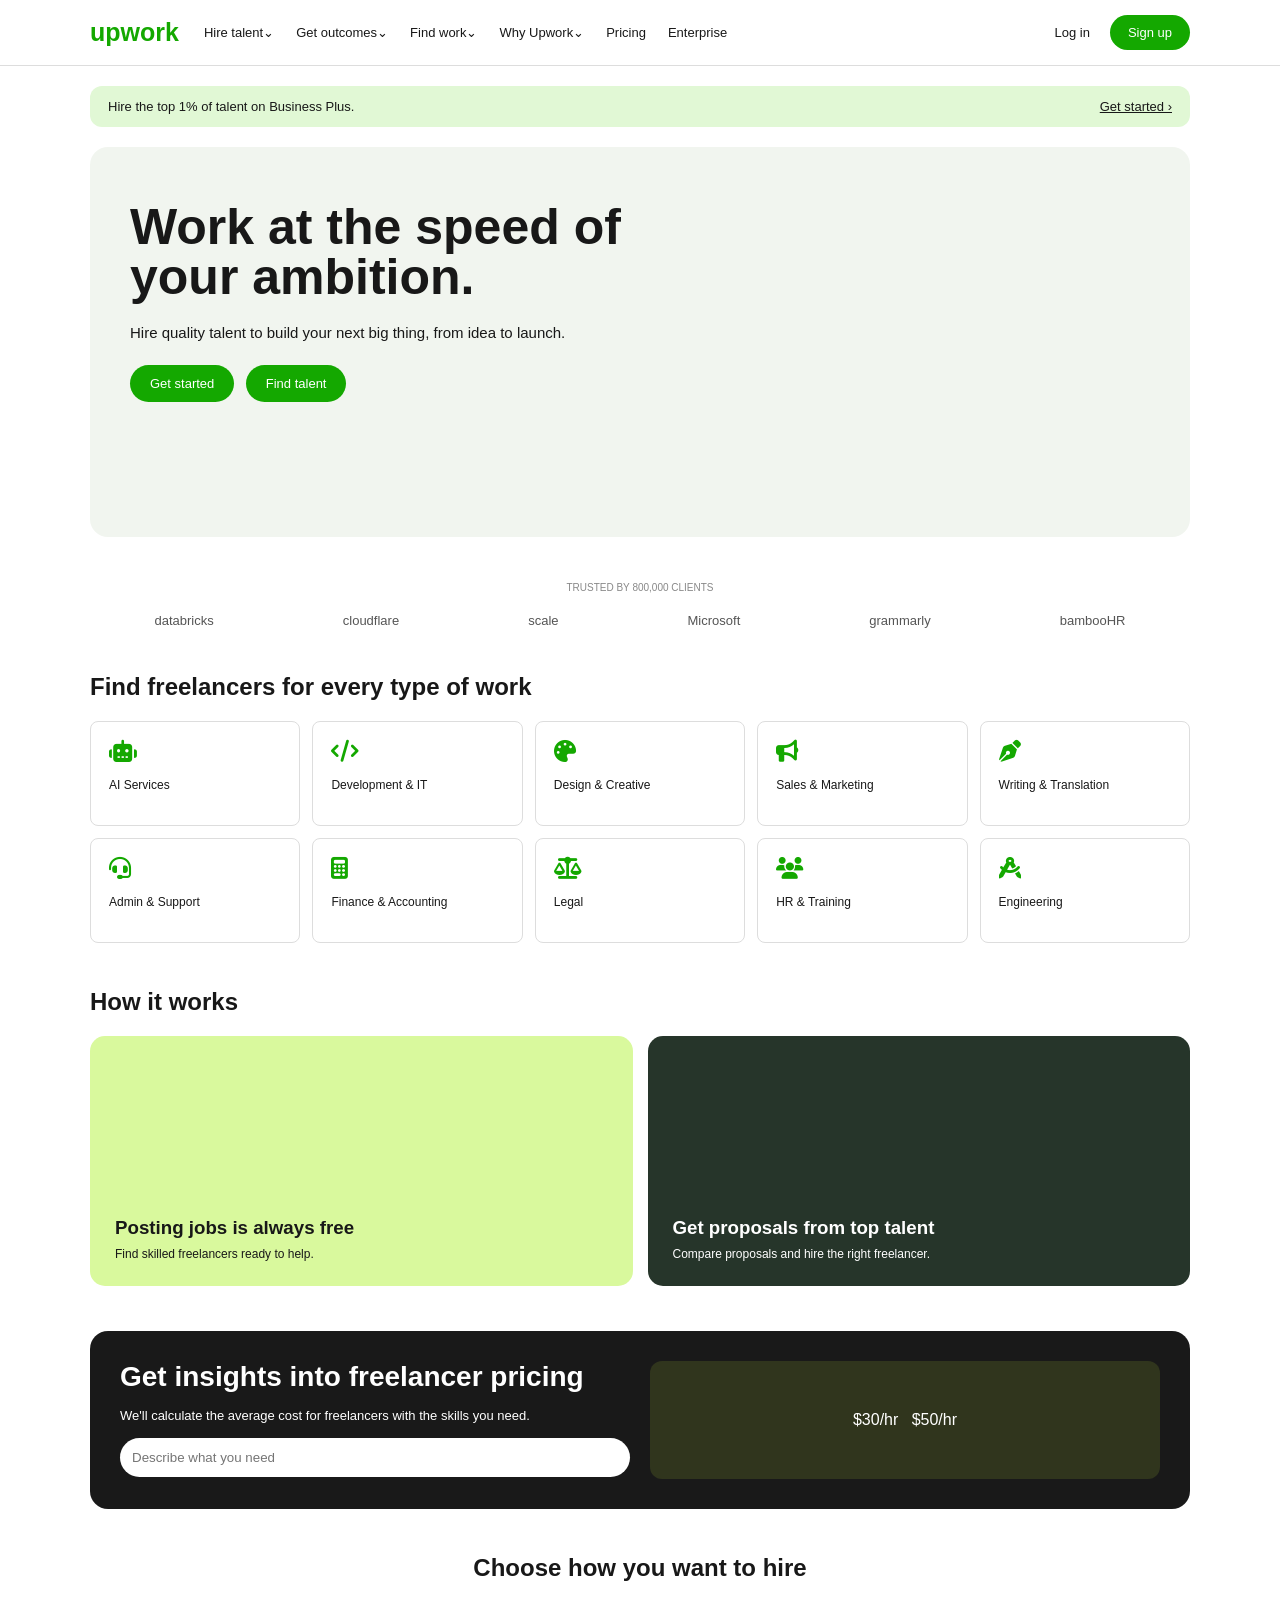
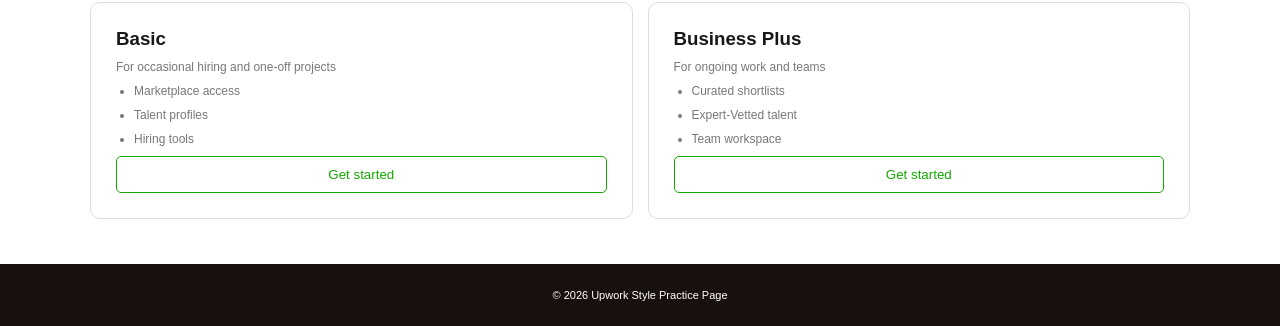
<file: index.html>
<!DOCTYPE html>
<html lang="en">
<head>
<meta charset="UTF-8">
<meta name="viewport" content="width=device-width,initial-scale=1">
<title>Upwork</title>
<link rel="stylesheet" href="style.css">
<link rel="stylesheet" href="https://cdnjs.cloudflare.com/ajax/libs/font-awesome/6.5.2/css/all.min.css">
<link rel="stylesheet" href="https://cdnjs.cloudflare.com/ajax/libs/animate.css/4.1.1/animate.min.css">
</head>
<body>
<header>
<div class="nav">
<a class="logo">upwork</a>
<input type="checkbox" id="menu">
<label for="menu">☰</label>
<nav>
<a>Hire talent⌄</a><a>Get outcomes⌄</a><a>Find work⌄</a>
<a>Why Upwork⌄</a><a>Pricing</a><a>Enterprise</a>
</nav>
<div class="login"><a>Log in</a><a class="signup">Sign up</a></div>
</div>
<div class="mobile">
<a>Hire talent</a><a>Get outcomes</a><a>Find work</a>
<a>Why Upwork</a><a>Pricing</a><a>Enterprise</a>
</div>
</header>
<div class="promo animate__animated animate__fadeInDown">
<span>Hire the top 1% of talent on Business Plus.</span>
<a>Get started ›</a>
</div>
<section class="hero animate__animated animate__fadeIn">
<h1>Work at the speed of your ambition.</h1>
<p>Hire quality talent to build your next big thing, from idea to launch.</p>
<a class="btn">Get started</a>
<a class="btn">Find talent</a>
</section>
<section>
<p class="trusted">TRUSTED BY 800,000 CLIENTS</p>
<div class="brands">
<span>databricks</span><span>cloudflare</span><span>scale</span>
<span>Microsoft</span><span>grammarly</span><span>bambooHR</span>
</div>
</section>
<section class="categories">
<h2>Find freelancers for every type of work</h2>
<div class="grid">
<div><i class="fa-solid fa-robot"></i><span>AI Services</span></div>
<div><i class="fa-solid fa-code"></i><span>Development & IT</span></div>
<div><i class="fa-solid fa-palette"></i><span>Design & Creative</span></div>
<div><i class="fa-solid fa-bullhorn"></i><span>Sales & Marketing</span></div>
<div><i class="fa-solid fa-pen-nib"></i><span>Writing & Translation</span></div>
<div><i class="fa-solid fa-headset"></i><span>Admin & Support</span></div>
<div><i class="fa-solid fa-calculator"></i><span>Finance & Accounting</span></div>
<div><i class="fa-solid fa-scale-balanced"></i><span>Legal</span></div>
<div><i class="fa-solid fa-users"></i><span>HR & Training</span></div>
<div><i class="fa-solid fa-compass-drafting"></i><span>Engineering</span></div>
</div>
</section>
<section class="how">
<h2>How it works</h2>
<div class="cards">
<div><h3>Posting jobs is always free</h3><p>Find skilled freelancers ready to help.</p></div>
<div><h3>Get proposals from top talent</h3><p>Compare proposals and hire the right freelancer.</p></div>
</div>
</section>
<section class="price">
<div>
<h2>Get insights into freelancer pricing</h2>
<p>We'll calculate the average cost for freelancers with the skills you need.</p>
<input placeholder="Describe what you need">
</div>
<div class="chart">$30/hr &nbsp; $50/hr</div>
</section>
<section class="plans">
<h2>Choose how you want to hire</h2>
<div class="plans-grid">
<div><h3>Basic</h3><p>For occasional hiring and one-off projects</p><ul><li>Marketplace access</li><li>Talent profiles</li><li>Hiring tools</li></ul><button>Get started</button></div>
<div><h3>Business Plus</h3><p>For ongoing work and teams</p><ul><li>Curated shortlists</li><li>Expert-Vetted talent</li><li>Team workspace</li></ul><button>Get started</button></div>
</div>
</section>
<footer>© 2026 Upwork Style Practice Page</footer>
</body>
</html>
</file>
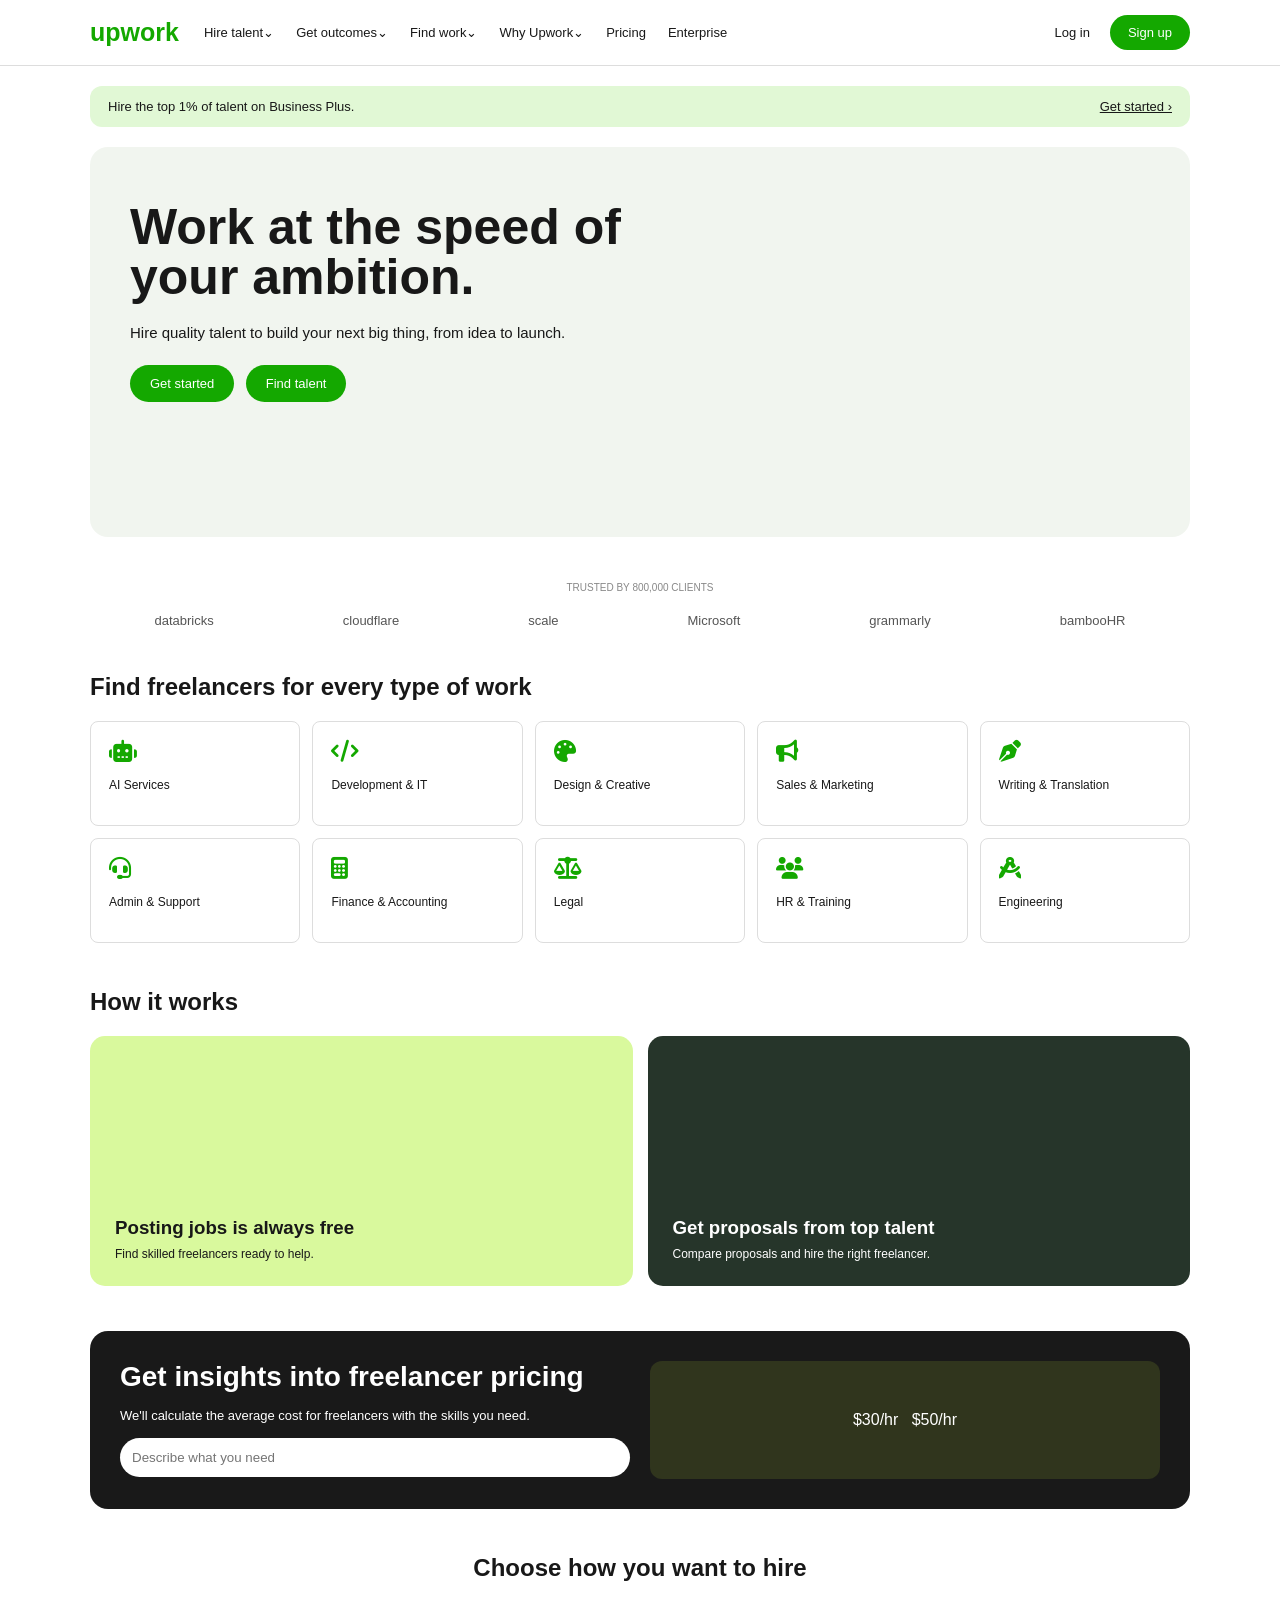
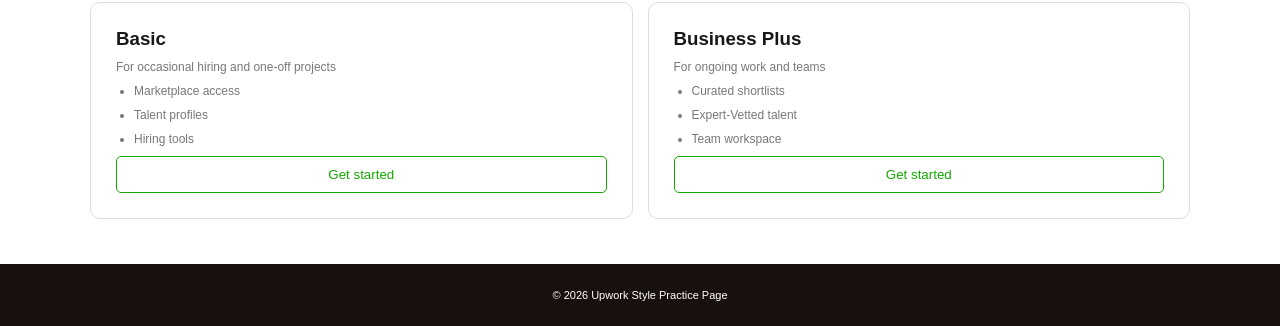
<file: index(1).html>
<!DOCTYPE html>
<html lang="en">
<head>
<meta charset="UTF-8">
<meta name="viewport" content="width=device-width,initial-scale=1">
<title>Upwork</title>
<link rel="stylesheet" href="style.css">
<link rel="stylesheet" href="https://cdnjs.cloudflare.com/ajax/libs/font-awesome/6.5.2/css/all.min.css">
<link rel="stylesheet" href="https://cdnjs.cloudflare.com/ajax/libs/animate.css/4.1.1/animate.min.css">
</head>
<body>
<header>
<div class="nav">
<a class="logo">upwork</a>
<input type="checkbox" id="menu">
<label for="menu">☰</label>
<nav>
<a>Hire talent⌄</a><a>Get outcomes⌄</a><a>Find work⌄</a>
<a>Why Upwork⌄</a><a>Pricing</a><a>Enterprise</a>
</nav>
<div class="login"><a>Log in</a><a class="signup">Sign up</a></div>
</div>
<div class="mobile">
<a>Hire talent</a><a>Get outcomes</a><a>Find work</a>
<a>Why Upwork</a><a>Pricing</a><a>Enterprise</a>
</div>
</header>
<div class="promo animate__animated animate__fadeInDown">
<span>Hire the top 1% of talent on Business Plus.</span>
<a>Get started ›</a>
</div>
<section class="hero animate__animated animate__fadeIn">
<h1>Work at the speed of your ambition.</h1>
<p>Hire quality talent to build your next big thing, from idea to launch.</p>
<a class="btn">Get started</a>
<a class="btn">Find talent</a>
</section>
<section>
<p class="trusted">TRUSTED BY 800,000 CLIENTS</p>
<div class="brands">
<span>databricks</span><span>cloudflare</span><span>scale</span>
<span>Microsoft</span><span>grammarly</span><span>bambooHR</span>
</div>
</section>
<section class="categories">
<h2>Find freelancers for every type of work</h2>
<div class="grid">
<div><i class="fa-solid fa-robot"></i><span>AI Services</span></div>
<div><i class="fa-solid fa-code"></i><span>Development & IT</span></div>
<div><i class="fa-solid fa-palette"></i><span>Design & Creative</span></div>
<div><i class="fa-solid fa-bullhorn"></i><span>Sales & Marketing</span></div>
<div><i class="fa-solid fa-pen-nib"></i><span>Writing & Translation</span></div>
<div><i class="fa-solid fa-headset"></i><span>Admin & Support</span></div>
<div><i class="fa-solid fa-calculator"></i><span>Finance & Accounting</span></div>
<div><i class="fa-solid fa-scale-balanced"></i><span>Legal</span></div>
<div><i class="fa-solid fa-users"></i><span>HR & Training</span></div>
<div><i class="fa-solid fa-compass-drafting"></i><span>Engineering</span></div>
</div>
</section>
<section class="how">
<h2>How it works</h2>
<div class="cards">
<div><h3>Posting jobs is always free</h3><p>Find skilled freelancers ready to help.</p></div>
<div><h3>Get proposals from top talent</h3><p>Compare proposals and hire the right freelancer.</p></div>
</div>
</section>
<section class="price">
<div>
<h2>Get insights into freelancer pricing</h2>
<p>We'll calculate the average cost for freelancers with the skills you need.</p>
<input placeholder="Describe what you need">
</div>
<div class="chart">$30/hr &nbsp; $50/hr</div>
</section>
<section class="plans">
<h2>Choose how you want to hire</h2>
<div class="plans-grid">
<div><h3>Basic</h3><p>For occasional hiring and one-off projects</p><ul><li>Marketplace access</li><li>Talent profiles</li><li>Hiring tools</li></ul><button>Get started</button></div>
<div><h3>Business Plus</h3><p>For ongoing work and teams</p><ul><li>Curated shortlists</li><li>Expert-Vetted talent</li><li>Team workspace</li></ul><button>Get started</button></div>
</div>
</section>
<footer>© 2026 Upwork Style Practice Page</footer>
</body>
</html>
</file>
<file: style.css>
*{
margin:0;
padding:0;
box-sizing:border-box;
}

body{
font-family:Arial,sans-serif;
color:#181818;
background:white;
}

a{
text-decoration:none;
color:#181818;
}

header{
border-bottom:1px solid #ddd;
}

.nav{
width:90%;
max-width:1100px;
margin:auto;
height:65px;
display:flex;
align-items:center;
gap:25px;
}

.logo{
font-size:25px;
font-weight:bold;
color:#14a800;
}

nav{
display:flex;
gap:22px;
flex:1;
}

nav a{
font-size:13px;
}

.login{
display:flex;
align-items:center;
gap:20px;
font-size:13px;
}

.signup{
background:#14a800;
color:white;
padding:10px 18px;
border-radius:20px;
}

#menu,label,.mobile{
display:none;
}

.promo{
width:90%;
max-width:1100px;
margin:20px auto;
padding:13px 18px;
background:#e1f8d5;
border-radius:12px;
font-size:13px;
display:flex;
justify-content:space-between;
}

.promo a{
text-decoration:underline;
}

.hero{
width:90%;
max-width:1100px;
height:390px;
margin:20px auto;
padding:55px 40px;
border-radius:18px;
background:#f1f5ef;
}

.hero h1{
font-size:50px;
max-width:550px;
line-height:1;
}

.hero p{
font-size:15px;
max-width:500px;
line-height:1.5;
margin:20px 0;
}

.btn{
display:inline-block;
background:#14a800;
color:white;
padding:11px 20px;
border-radius:20px;
font-size:13px;
margin-right:7px;
}

section{
width:90%;
max-width:1100px;
margin:45px auto;
}

.trusted{
text-align:center;
font-size:10px;
color:#888;
}

.brands{
display:flex;
justify-content:space-around;
margin-top:20px;
color:#555;
font-size:13px;
}

.categories h2,
.how h2,
.plans h2{
margin-bottom:20px;
}

.grid{
display:grid;
grid-template-columns:repeat(5,1fr);
gap:12px;
}

.grid div{
height:105px;
border:1px solid #ddd;
border-radius:8px;
padding:18px;
}

.grid i{
font-size:22px;
color:#14a800;
}

.grid span{
display:block;
font-size:12px;
margin-top:15px;
}

.cards{
display:grid;
grid-template-columns:1fr 1fr;
gap:15px;
}

.cards div{
height:250px;
padding:25px;
border-radius:15px;
background:#d9f99d;
display:flex;
flex-direction:column;
justify-content:end;
}

.cards div+div{
background:#26352a;
color:white;
}

.cards p{
font-size:12px;
margin-top:8px;
}

.price{
display:grid;
grid-template-columns:1fr 1fr;
gap:20px;
padding:30px;
background:#191919;
color:white;
border-radius:18px;
}

.price h2{
font-size:28px;
}

.price p{
font-size:13px;
margin:15px 0;
}

input{
width:100%;
padding:12px;
border:0;
border-radius:20px;
}

.chart{
padding:50px;
background:#30351d;
border-radius:12px;
text-align:center;
}

.plans{
text-align:center;
}

.plans-grid{
display:grid;
grid-template-columns:1fr 1fr;
gap:15px;
text-align:left;
}

.plans-grid div{
border:1px solid #ddd;
border-radius:10px;
padding:25px;
}

.plans-grid p,
.plans-grid li{
font-size:12px;
color:#777;
margin:10px 0;
}

.plans-grid ul{
padding-left:18px;
}

button{
width:100%;
padding:10px;
background:white;
border:1px solid #14a800;
color:#14a800;
border-radius:5px;
}

footer{
background:#18100e;
color:white;
padding:25px;
text-align:center;
font-size:11px;
}

@media(max-width:800px){

.nav{
width:90%;
}

nav,
.login{
display:none;
}

label{
display:block;
margin-left:auto;
font-size:22px;
}

.mobile{
padding:20px;
flex-direction:column;
gap:15px;
}

#menu:checked + label + nav + .login{
display:none;
}

.promo{
width:90%;
font-size:11px;
}

.hero{
height:350px;
padding:35px 25px;
}

.hero h1{
font-size:38px;
}

.brands{
flex-wrap:wrap;
gap:20px;
}

.grid{
grid-template-columns:1fr 1fr;
}

.cards,
.price,
.plans-grid{
grid-template-columns:1fr;
}

section{
width:90%;
}
}
</file>
